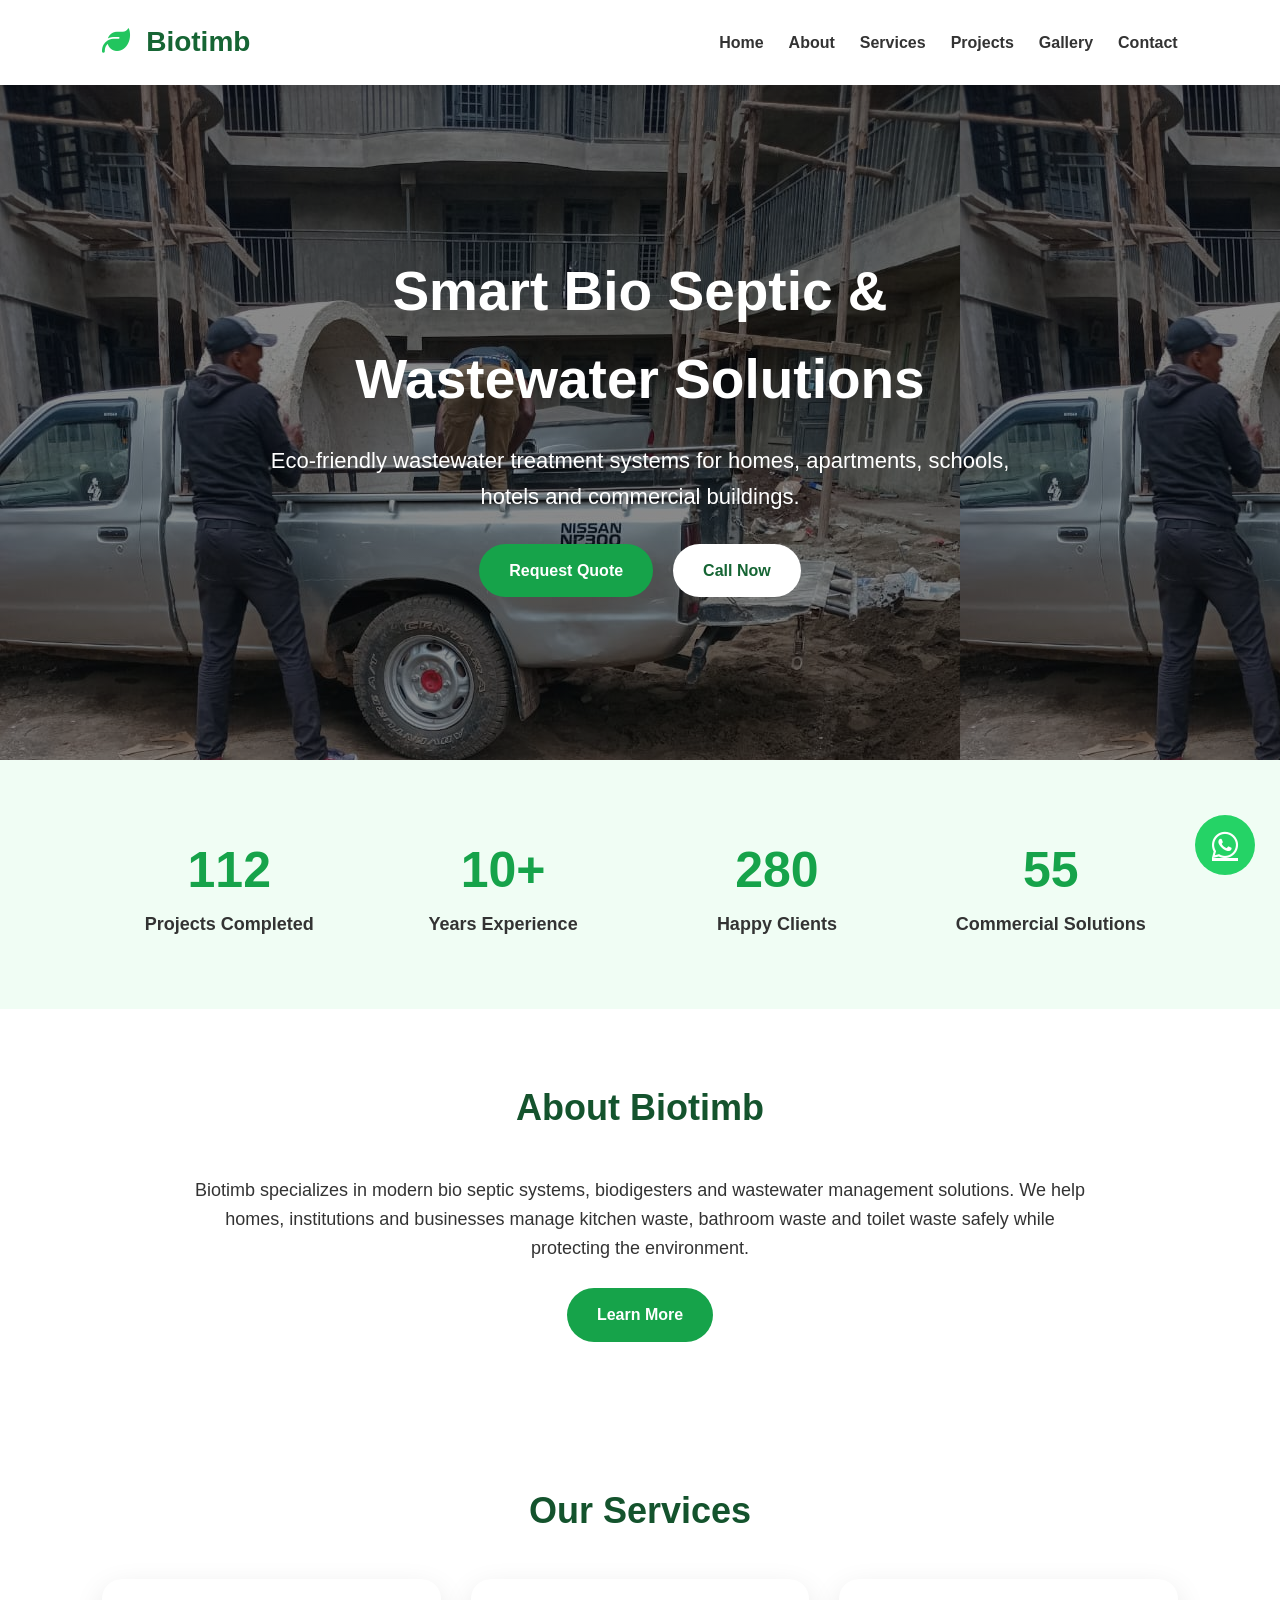
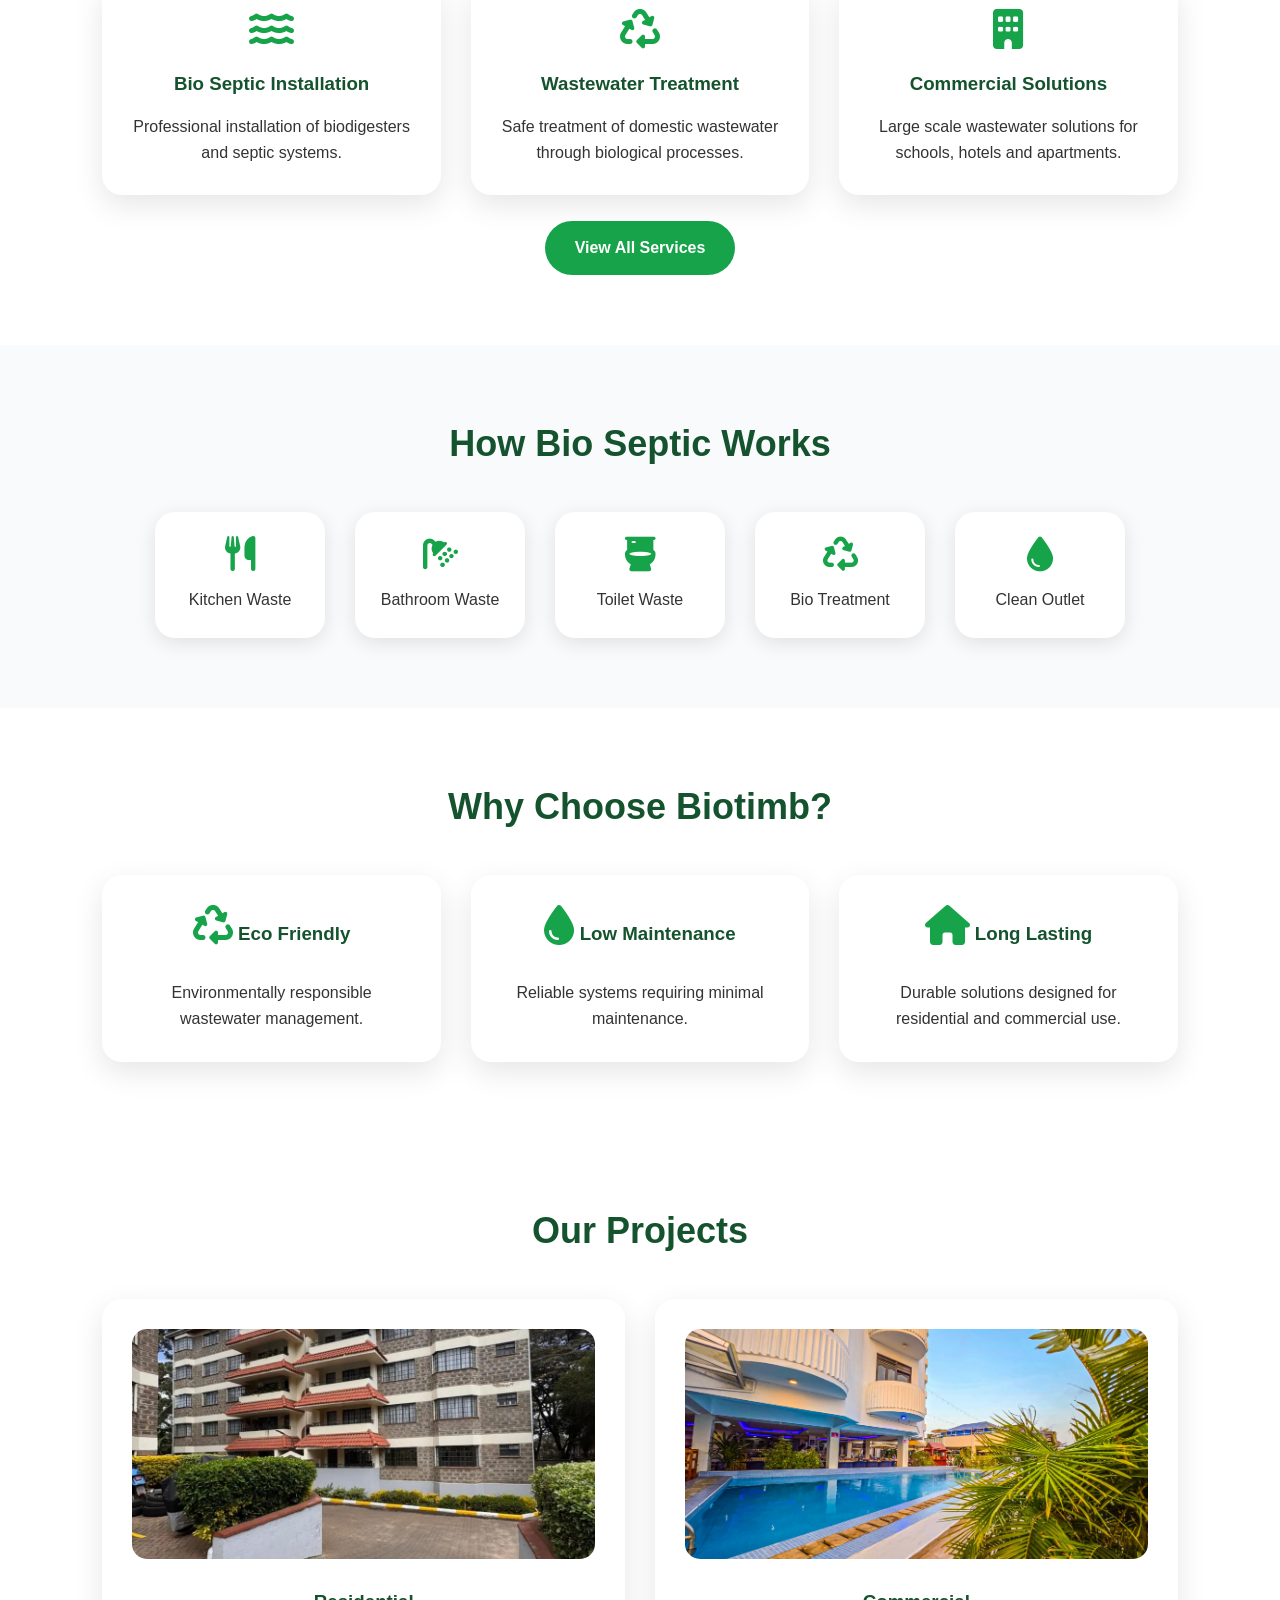
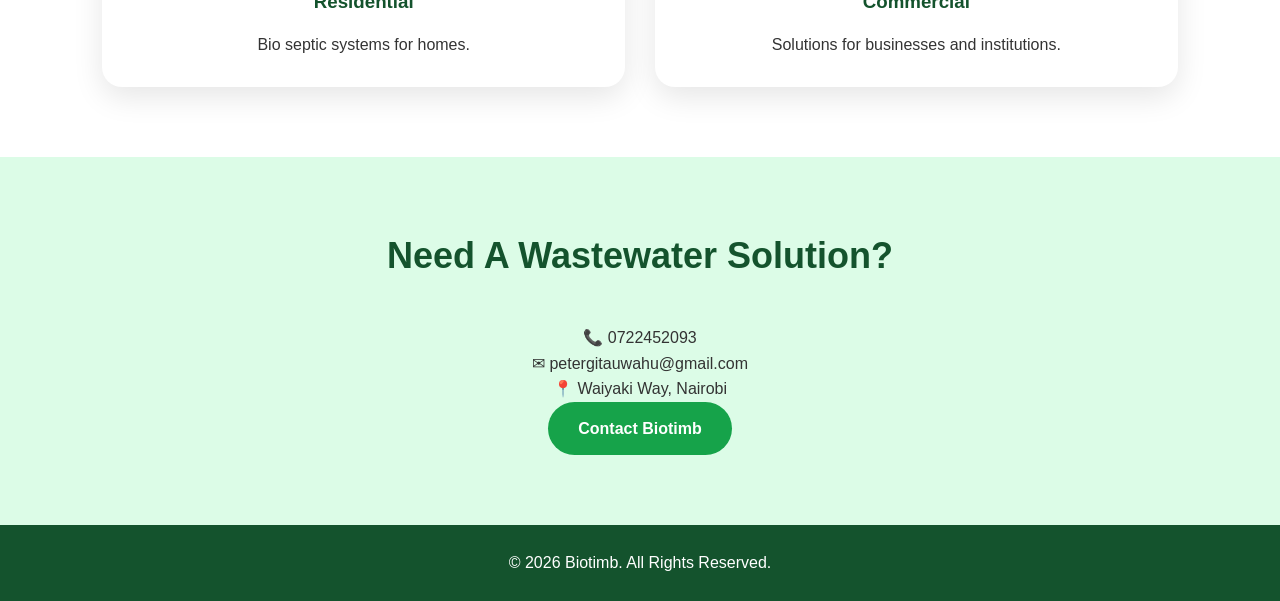
<file: index.html>
<!DOCTYPE html>
<html lang="en">

<head>

<meta charset="UTF-8">

<meta name="viewport" content="width=device-width, initial-scale=1.0">


<title>
Biotimb | Bio Septic & Wastewater Solutions Kenya
</title>


<meta name="description" content="
Biotimb provides professional bio septic,
biodigester installation, wastewater treatment,
drainage and sanitation solutions in Kenya.
">


<meta name="keywords" content="
bio septic Kenya,
biodigester Nairobi,
wastewater treatment,
septic solutions,
Biotimb
">


<link rel="stylesheet" href="css/style.css">


<link rel="stylesheet"
href="https://cdnjs.cloudflare.com/ajax/libs/font-awesome/6.5.2/css/all.min.css">


</head>



<body>



<!-- HEADER -->

<header>


<div class="logo">

<i class="fa-solid fa-leaf"></i>

Biotimb

</div>




<nav id="nav">


<a href="index.html">
Home
</a>


<a href="about.html">
About
</a>


<a href="services.html">
Services
</a>


<a href="projects.html">
Projects
</a>


<a href="gallery.html">
Gallery
</a>

<a href="contact.html">
Contact
</a>


</nav>




<div class="menu" id="menu">

<i class="fa-solid fa-bars"></i>

</div>


</header>









<!-- HERO SECTION -->


<section class="hero">


<div class="hero-content">


<h1>

Smart Bio Septic &
Wastewater Solutions

</h1>




<p>

Eco-friendly wastewater treatment systems
for homes, apartments, schools, hotels
and commercial buildings.

</p>




<div class="hero-buttons">


<a href="contact.html"
class="btn">

Request Quote

</a>



<a href="tel:0722452093"
class="btn secondary">

Call Now

</a>



</div>



</div>


</section>









<!-- STATISTICS -->


<section class="stats">


<div>

<h2 class="counter"
data-target="200">

0

</h2>

<p>
Projects Completed
</p>

</div>





<div>

<h2 class="counter"
data-target="10">

0

</h2>


<p>
Years Experience
</p>


</div>






<div>

<h2 class="counter"
data-target="500">

0

</h2>


<p>
Happy Clients
</p>


</div>






<div>

<h2 class="counter"
data-target="100">

0

</h2>


<p>
Commercial Solutions
</p>


</div>


</section>









<!-- ABOUT PREVIEW -->


<section>


<h2>
About Biotimb
</h2>



<p class="center">


Biotimb specializes in modern bio septic
systems, biodigesters and wastewater
management solutions.

We help homes, institutions and businesses
manage kitchen waste, bathroom waste and
toilet waste safely while protecting the environment.


</p>


<br>


<div style="text-align:center">

<a href="about.html"
class="btn">

Learn More

</a>

</div>


</section>









<!-- SERVICES PREVIEW -->


<section>


<h2>
Our Services
</h2>




<div class="cards">



<div class="card">


<i class="fa-solid fa-water"></i>


<h3>
Bio Septic Installation
</h3>


<p>

Professional installation of biodigesters
and septic systems.

</p>


</div>







<div class="card">


<i class="fa-solid fa-recycle"></i>


<h3>
Wastewater Treatment
</h3>


<p>

Safe treatment of domestic wastewater
through biological processes.

</p>


</div>








<div class="card">


<i class="fa-solid fa-building"></i>


<h3>
Commercial Solutions
</h3>


<p>

Large scale wastewater solutions for
schools, hotels and apartments.

</p>


</div>



</div>



<br>


<div style="text-align:center">

<a href="services.html"
class="btn">

View All Services

</a>


</div>


</section>









<!-- HOW IT WORKS -->


<section class="process">


<h2>
How Bio Septic Works
</h2>



<div class="process-flow">



<div>

<i class="fa-solid fa-utensils"></i>

<p>
Kitchen Waste
</p>

</div>





<div>

<i class="fa-solid fa-shower"></i>

<p>
Bathroom Waste
</p>

</div>






<div>

<i class="fa-solid fa-toilet"></i>

<p>
Toilet Waste
</p>

</div>






<div>

<i class="fa-solid fa-recycle"></i>

<p>
Bio Treatment
</p>

</div>






<div>

<i class="fa-solid fa-droplet"></i>

<p>
Clean Outlet
</p>

</div>




</div>


</section>









<!-- WHY CHOOSE US -->


<section>


<h2>
Why Choose Biotimb?
</h2>



<div class="cards">



<div class="card">


<h3>
<i class="fa-solid fa-recycle"></i> Eco Friendly
</h3>


<p>

Environmentally responsible wastewater
management.

</p>


</div>







<div class="card">


<h3>
<i class="fa-solid fa-droplet"></i> Low Maintenance
</h3>


<p>

Reliable systems requiring minimal
maintenance.

</p>


</div>







<div class="card">


<h3>
<i class="fa-solid fa-house"></i> Long Lasting
</h3>


<p>

Durable solutions designed for residential
and commercial use.

</p>


</div>




</div>



</section>









<!-- PROJECT PREVIEW -->


<section>


<h2>
Our Projects
</h2>




<div class="cards">



<div class="card">


<img src="images/LaikipiaGardens_20251127T082710576Z_upj9lb.webp">


<h3>
Residential
</h3>


<p>
Bio septic systems for homes.
</p>


</div>







<div class="card">


<img src="images/one.webp"
alt="Commercial project">


<h3>
Commercial
</h3>


<p>
Solutions for businesses and institutions.
</p>


</div>





</div>



</section>









<!-- CONTACT -->


<section class="contact-preview">


<h2>
Need A Wastewater Solution?
</h2>



<p>
📞 0722452093
</p>


<p>
✉ petergitauwahu@gmail.com
</p>


<p>
📍 Waiyaki Way, Nairobi
</p>




<a href="contact.html"
class="btn">

Contact Biotimb

</a>


</section>








<!-- WHATSAPP BUTTON -->


<a class="whatsapp"

href="https://wa.me/254722452093"

target="_blank">


<i class="fa-brands fa-whatsapp"></i>


</a>







<!-- FOOTER -->


<footer>


<p>

© 2026 Biotimb.
All Rights Reserved.

</p>


</footer>







<script src="js/script.js"></script>


</body>


</html>
</file>
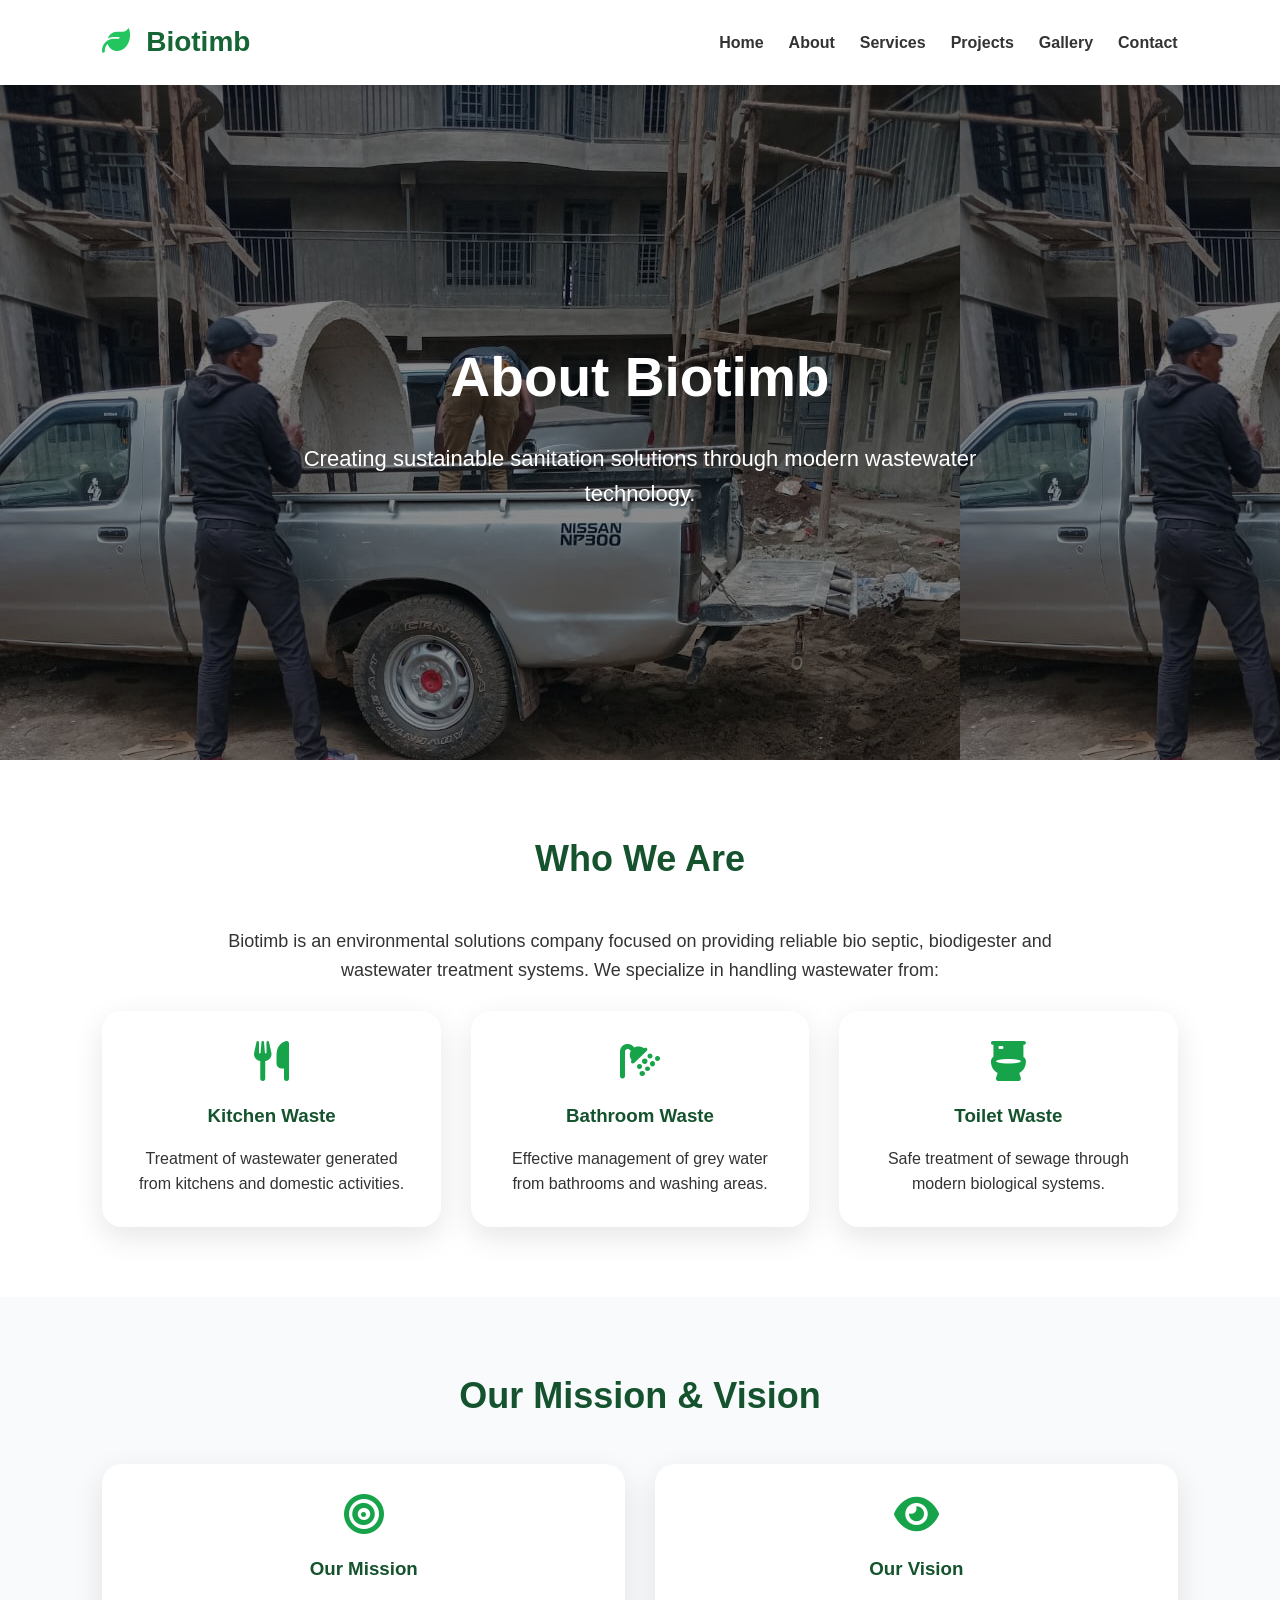
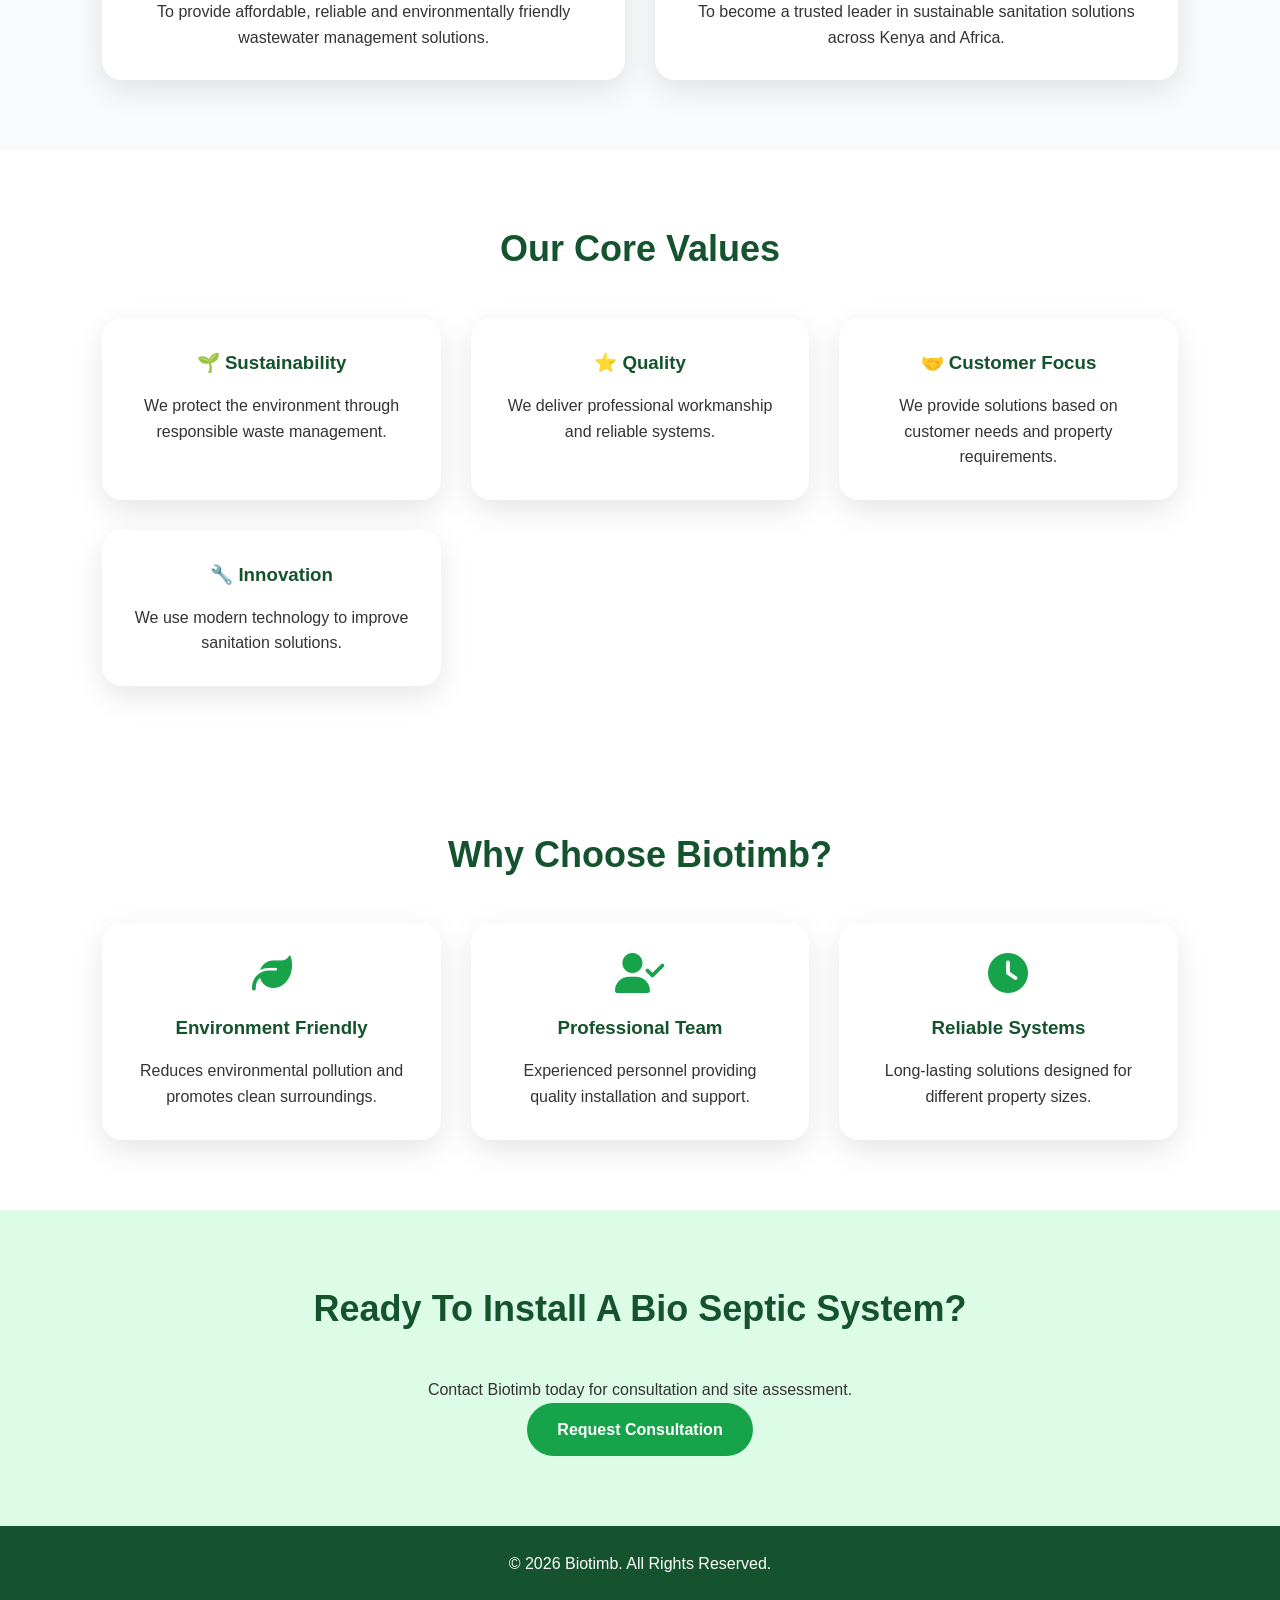
<file: about.html>
<!DOCTYPE html>
<html lang="en">

<head>

<meta charset="UTF-8">

<meta name="viewport" content="width=device-width, initial-scale=1.0">


<title>
About Biotimb | Bio Septic Solutions Kenya
</title>


<meta name="description" content="
Learn about Biotimb, a company providing bio septic,
biodigester and wastewater treatment solutions in Kenya.
">


<link rel="stylesheet" href="css/style.css">


<link rel="stylesheet"
href="https://cdnjs.cloudflare.com/ajax/libs/font-awesome/6.5.2/css/all.min.css">


</head>



<body>



<!-- HEADER -->

<header>


<div class="logo">

<i class="fa-solid fa-leaf"></i>

Biotimb

</div>




<nav id="nav">


<a href="index.html">
Home
</a>


<a href="about.html">
About
</a>


<a href="services.html">
Services
</a>


<a href="projects.html">
Projects
</a>


<a href="gallery.html">
Gallery
</a>



<a href="contact.html">
Contact
</a>


</nav>



<div class="menu" id="menu">

<i class="fa-solid fa-bars"></i>

</div>



</header>









<!-- HERO -->


<section class="hero">


<div class="hero-content">


<h1>

About Biotimb

</h1>



<p>

Creating sustainable sanitation solutions
through modern wastewater technology.

</p>


</div>


</section>









<!-- COMPANY INTRODUCTION -->


<section>


<h2>
Who We Are
</h2>




<p class="center">


Biotimb is an environmental solutions company
focused on providing reliable bio septic,
biodigester and wastewater treatment systems.


We specialize in handling wastewater from:

</p>



<br>



<div class="cards">



<div class="card">


<i class="fa-solid fa-utensils"></i>


<h3>
Kitchen Waste
</h3>


<p>

Treatment of wastewater generated from
kitchens and domestic activities.

</p>


</div>






<div class="card">


<i class="fa-solid fa-shower"></i>


<h3>
Bathroom Waste
</h3>


<p>

Effective management of grey water from
bathrooms and washing areas.

</p>


</div>







<div class="card">


<i class="fa-solid fa-toilet"></i>


<h3>
Toilet Waste
</h3>


<p>

Safe treatment of sewage through modern
biological systems.

</p>


</div>



</div>



</section>









<!-- MISSION VISION -->


<section class="process">


<h2>
Our Mission & Vision
</h2>



<div class="cards">





<div class="card">


<i class="fa-solid fa-bullseye"></i>


<h3>
Our Mission
</h3>


<p>

To provide affordable, reliable and
environmentally friendly wastewater
management solutions.

</p>


</div>








<div class="card">


<i class="fa-solid fa-eye"></i>


<h3>
Our Vision
</h3>


<p>

To become a trusted leader in sustainable
sanitation solutions across Kenya and Africa.

</p>


</div>





</div>


</section>









<!-- VALUES -->


<section>


<h2>
Our Core Values
</h2>



<div class="cards">





<div class="card">


<h3>
🌱 Sustainability
</h3>


<p>

We protect the environment through
responsible waste management.

</p>


</div>







<div class="card">


<h3>
⭐ Quality
</h3>


<p>

We deliver professional workmanship
and reliable systems.

</p>


</div>







<div class="card">


<h3>
🤝 Customer Focus
</h3>


<p>

We provide solutions based on customer
needs and property requirements.

</p>


</div>







<div class="card">


<h3>
🔧 Innovation
</h3>


<p>

We use modern technology to improve
sanitation solutions.

</p>


</div>





</div>


</section>









<!-- WHY US -->


<section>


<h2>
Why Choose Biotimb?
</h2>




<div class="cards">





<div class="card">


<i class="fa-solid fa-leaf"></i>


<h3>
Environment Friendly
</h3>


<p>

Reduces environmental pollution and
promotes clean surroundings.

</p>


</div>







<div class="card">


<i class="fa-solid fa-user-check"></i>


<h3>
Professional Team
</h3>


<p>

Experienced personnel providing quality
installation and support.

</p>


</div>







<div class="card">


<i class="fa-solid fa-clock"></i>


<h3>
Reliable Systems
</h3>


<p>

Long-lasting solutions designed for
different property sizes.

</p>


</div>






</div>


</section>









<!-- CALL TO ACTION -->


<section class="contact-preview">


<h2>

Ready To Install A Bio Septic System?

</h2>



<p>

Contact Biotimb today for consultation
and site assessment.

</p>



<a href="contact.html"
class="btn">

Request Consultation

</a>


</section>









<footer>


<p>

© 2026 Biotimb.
All Rights Reserved.

</p>


</footer>







<script src="js/script.js"></script>


</body>


</html>
</file>
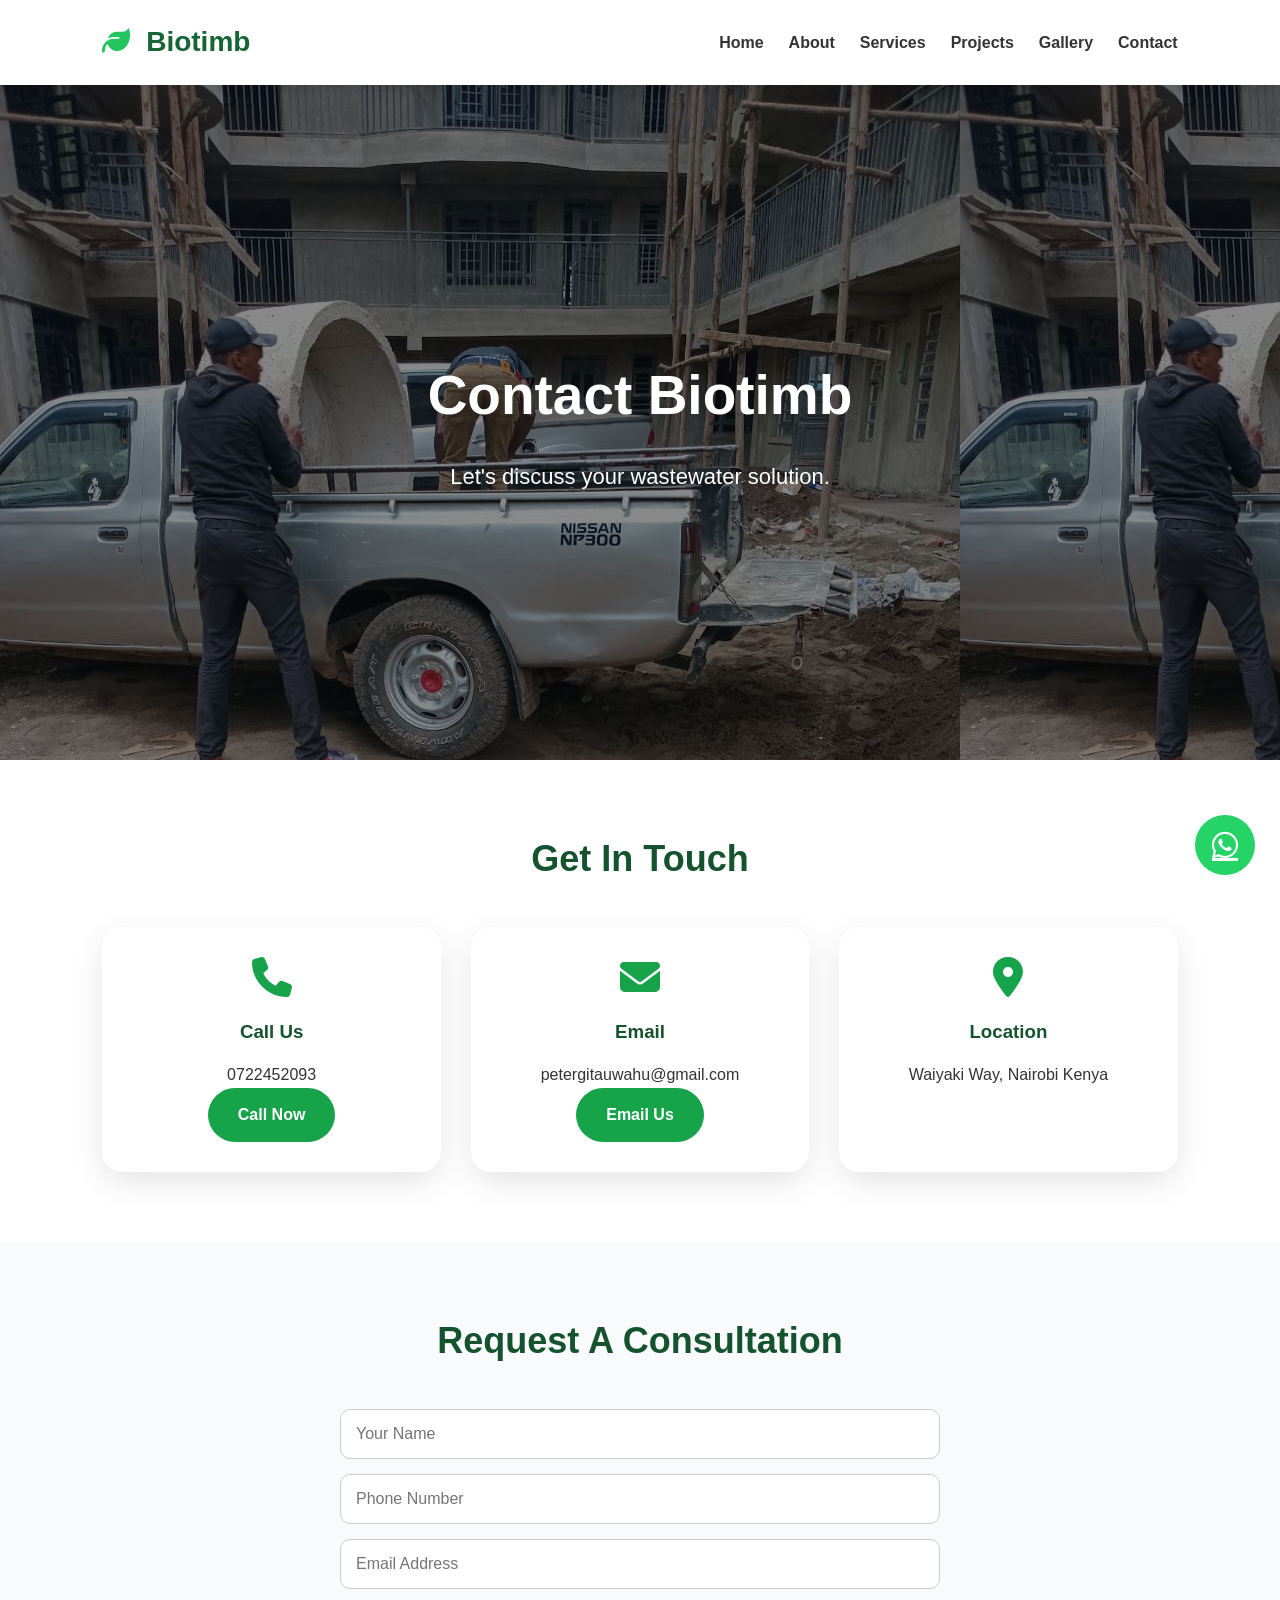
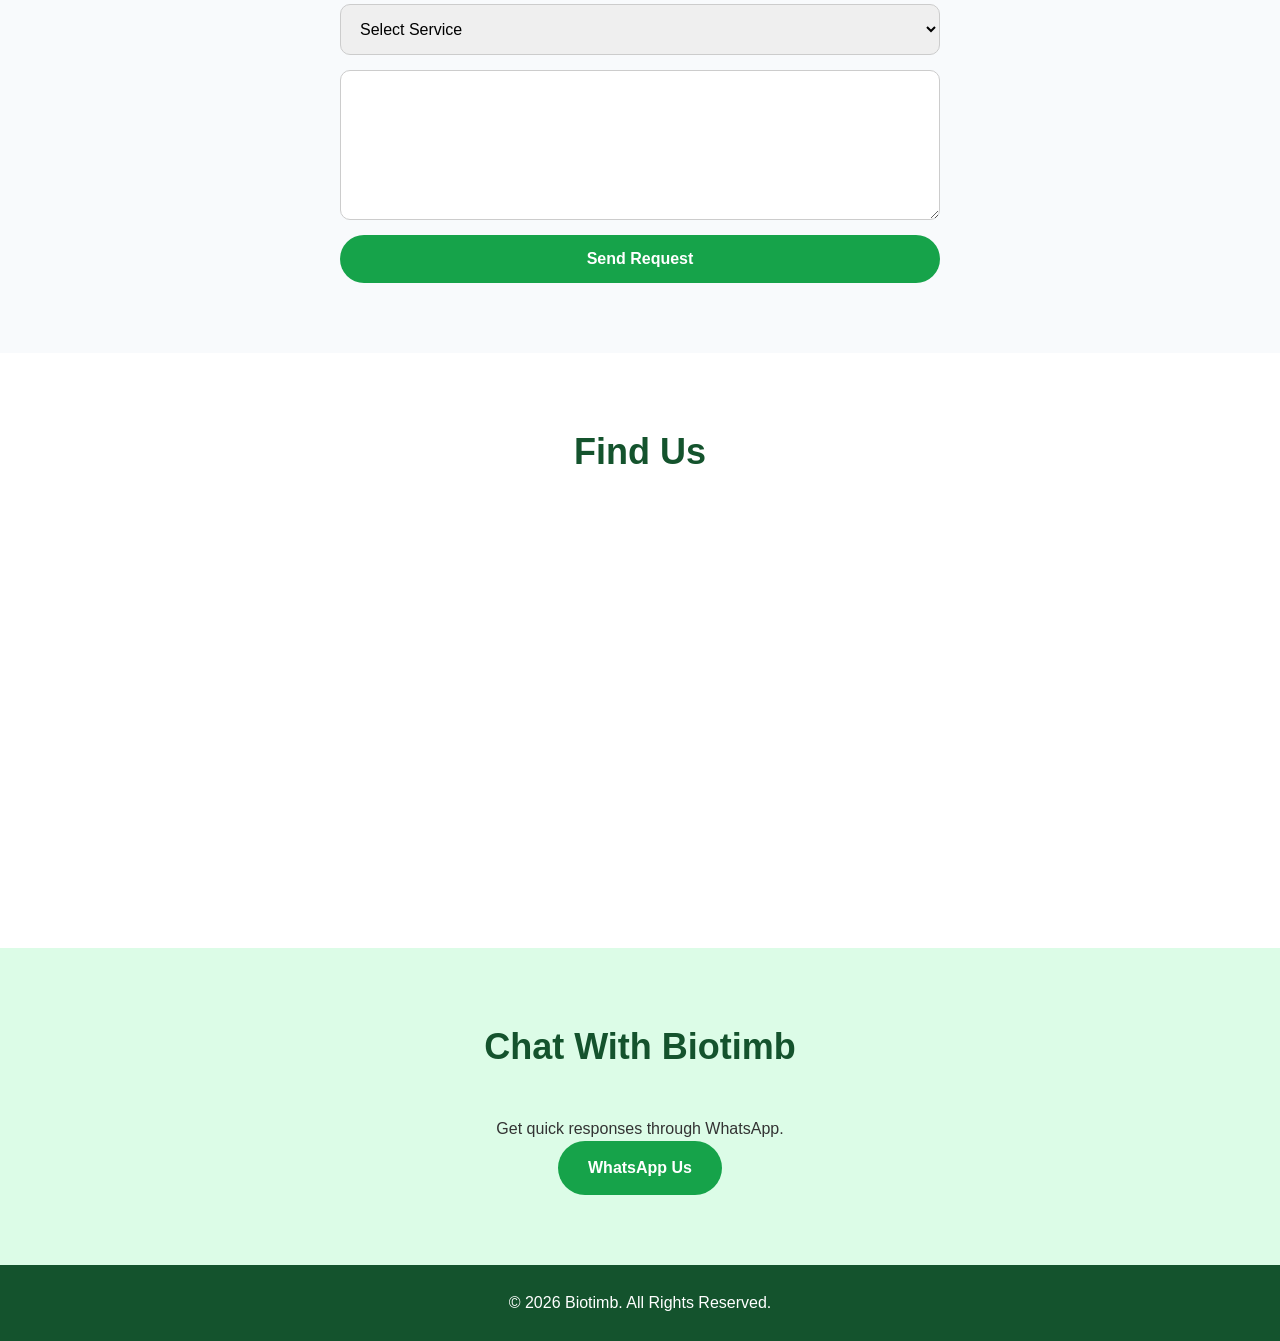
<file: contact.html>
<!DOCTYPE html>
<html lang="en">

<head>


<meta charset="UTF-8">


<meta name="viewport" content="width=device-width, initial-scale=1.0">



<title>

Contact Biotimb | Bio Septic Solutions Kenya

</title>





<meta name="description" content="

Contact Biotimb for bio septic installation,
biodigester systems and wastewater solutions
in Kenya.

">





<link rel="stylesheet" href="css/style.css">



<link rel="stylesheet"
href="https://cdnjs.cloudflare.com/ajax/libs/font-awesome/6.5.2/css/all.min.css">



</head>





<body>





<!-- HEADER -->


<header>



<div class="logo">


<i class="fa-solid fa-leaf"></i>


Biotimb


</div>






<nav id="nav">


<a href="index.html">
Home
</a>



<a href="about.html">
About
</a>



<a href="services.html">
Services
</a>



<a href="projects.html">
Projects
</a>



<a href="gallery.html">
Gallery
</a>





<a href="contact.html">
Contact
</a>



</nav>






<div class="menu" id="menu">


<i class="fa-solid fa-bars"></i>


</div>



</header>









<!-- HERO -->


<section class="hero">


<div class="hero-content">


<h1>

Contact Biotimb

</h1>



<p>

Let's discuss your wastewater solution.

</p>


</div>


</section>









<!-- CONTACT INFORMATION -->


<section>


<h2>

Get In Touch

</h2>





<div class="cards">






<div class="card">


<i class="fa-solid fa-phone"></i>


<h3>

Call Us

</h3>


<p>

0722452093

</p>



<a href="tel:0722452093"
class="btn">

Call Now

</a>


</div>









<div class="card">


<i class="fa-solid fa-envelope"></i>


<h3>

Email

</h3>


<p>

petergitauwahu@gmail.com 

</p>



<a href="mailto:petergitauwahu@gmail.com "
class="btn">

Email Us

</a>


</div>









<div class="card">


<i class="fa-solid fa-location-dot"></i>


<h3>

Location

</h3>


<p>

Waiyaki Way,
Nairobi Kenya

</p>


</div>





</div>


</section>









<!-- FORM -->


<section class="process">


<h2>

Request A Consultation

</h2>





<form id="contactForm">



<input

type="text"

placeholder="Your Name"

required>



<input

type="tel"

placeholder="Phone Number"

required>





<input

type="email"

placeholder="Email Address"

required>





<select>


<option>

Select Service

</option>


<option>

Bio Septic Installation

</option>


<option>

Biodigester System

</option>


<option>

Wastewater Treatment

</option>


<option>

Maintenance

</option>


</select>






<textarea

placeholder="Tell us about your project">

</textarea>





<button type="submit">

Send Request

</button>



</form>




</section>









<!-- MAP -->


<section>


<h2>

Find Us

</h2>





<iframe


src="https://maps.google.com/maps?q=Waiyaki%20Way%20Nairobi&t=&z=13&ie=UTF8&iwloc=&output=embed"


width="100%"


height="350"


style="border:0;border-radius:20px;"


loading="lazy"


allowfullscreen>


</iframe>




</section>









<!-- WHATSAPP CTA -->


<section class="contact-preview">


<h2>

Chat With Biotimb

</h2>



<p>

Get quick responses through WhatsApp.

</p>




<a href="https://wa.me/254722452093"

target="_blank"

class="btn">


WhatsApp Us


</a>




</section>









<!-- FOOTER -->


<footer>


<p>

© 2026 Biotimb.
All Rights Reserved.

</p>


</footer>









<!-- FLOATING WHATSAPP -->


<a href="https://wa.me/254722452093"

target="_blank"

class="whatsapp">


<i class="fa-brands fa-whatsapp"></i>


</a>









<script src="js/script.js"></script>



</body>


</html>
</file>
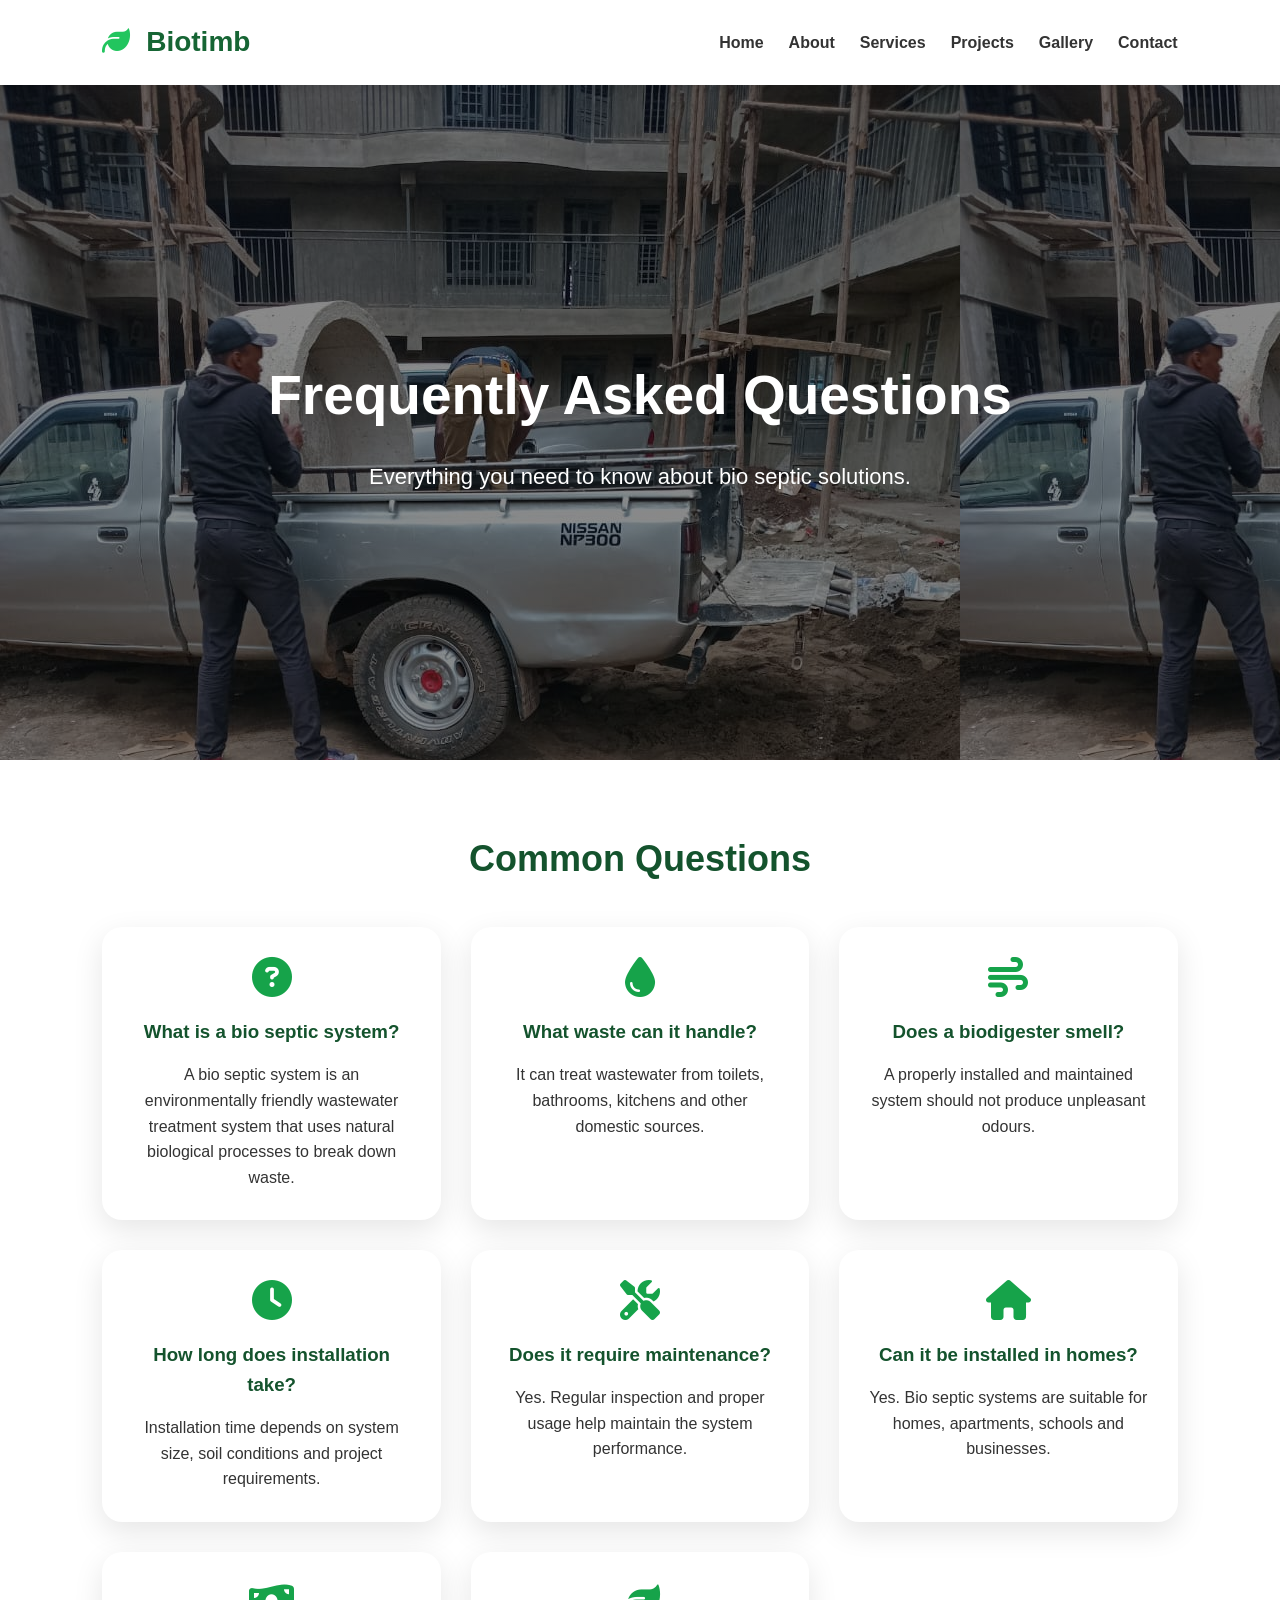
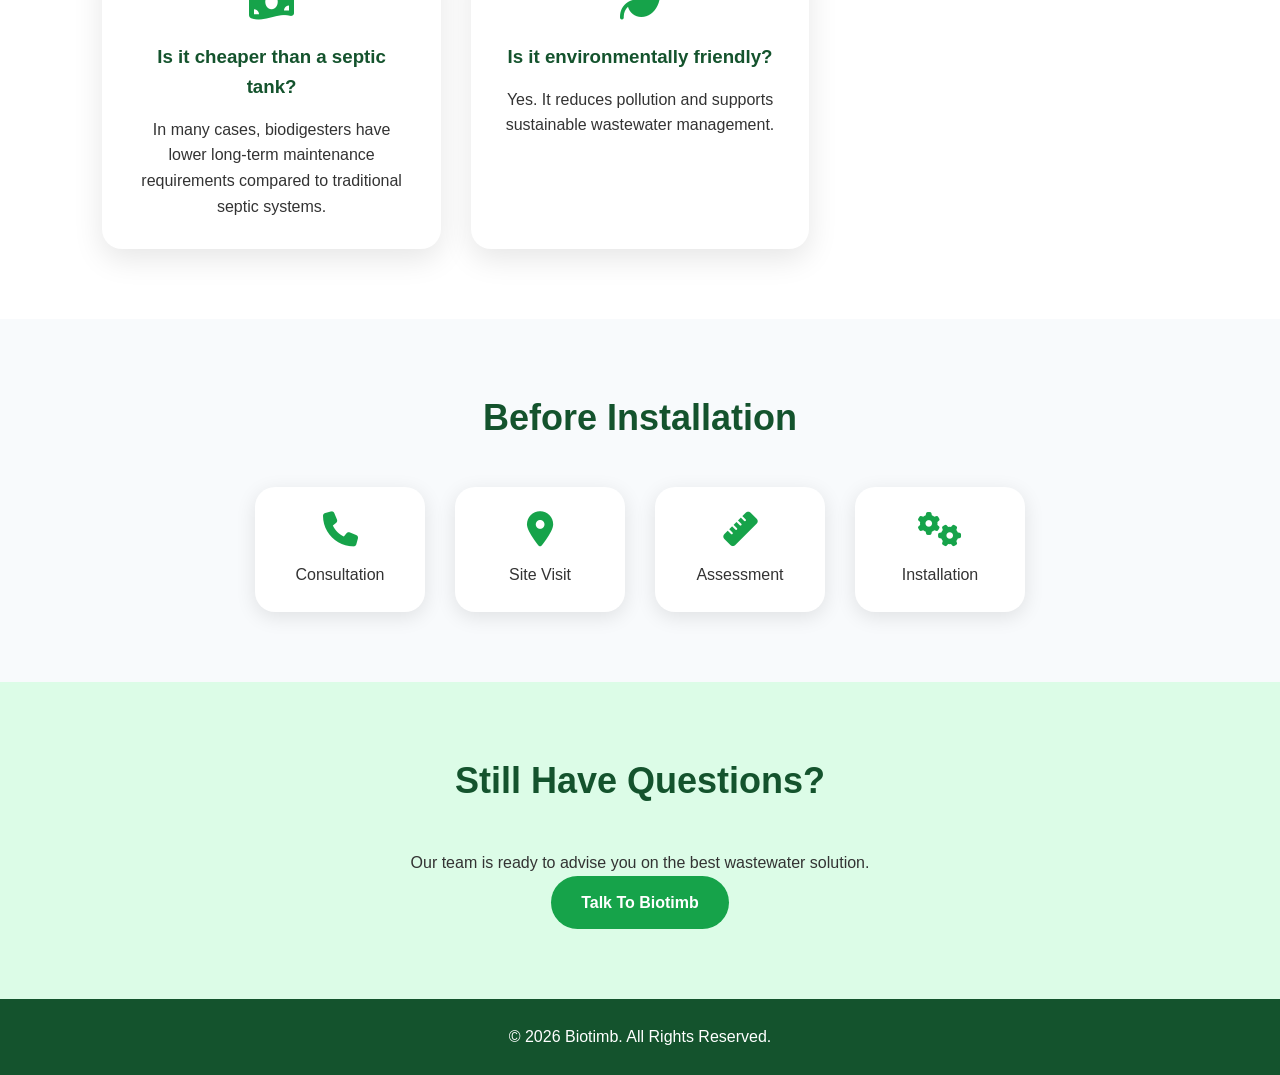
<file: fag.html>
<!DOCTYPE html>
<html lang="en">

<head>


<meta charset="UTF-8">


<meta name="viewport" content="width=device-width, initial-scale=1.0">



<title>

Biotimb FAQ | Bio Septic Questions & Answers

</title>




<meta name="description" content="

Frequently asked questions about Biotimb
bio septic systems, biodigesters and wastewater
solutions.

">



<link rel="stylesheet" href="css/style.css">



<link rel="stylesheet"
href="https://cdnjs.cloudflare.com/ajax/libs/font-awesome/6.5.2/css/all.min.css">



</head>






<body>





<!-- HEADER -->


<header>



<div class="logo">


<i class="fa-solid fa-leaf"></i>


Biotimb


</div>





<nav id="nav">


<a href="index.html">

Home

</a>



<a href="about.html">

About

</a>



<a href="services.html">

Services

</a>



<a href="projects.html">

Projects

</a>



<a href="gallery.html">

Gallery

</a>






<a href="contact.html">

Contact

</a>


</nav>





<div class="menu" id="menu">


<i class="fa-solid fa-bars"></i>


</div>



</header>









<!-- HERO -->


<section class="hero">


<div class="hero-content">


<h1>

Frequently Asked Questions

</h1>


<p>

Everything you need to know about
bio septic solutions.

</p>



</div>


</section>









<!-- FAQ -->


<section>


<h2>

Common Questions

</h2>





<div class="cards">







<div class="card">


<i class="fa-solid fa-circle-question"></i>


<h3>

What is a bio septic system?

</h3>



<p>


A bio septic system is an environmentally
friendly wastewater treatment system that
uses natural biological processes to break
down waste.


</p>



</div>









<div class="card">


<i class="fa-solid fa-droplet"></i>


<h3>

What waste can it handle?

</h3>



<p>


It can treat wastewater from toilets,
bathrooms, kitchens and other domestic
sources.


</p>



</div>









<div class="card">


<i class="fa-solid fa-wind"></i>


<h3>

Does a biodigester smell?

</h3>



<p>


A properly installed and maintained system
should not produce unpleasant odours.


</p>



</div>









<div class="card">


<i class="fa-solid fa-clock"></i>


<h3>

How long does installation take?

</h3>



<p>


Installation time depends on system size,
soil conditions and project requirements.


</p>



</div>









<div class="card">


<i class="fa-solid fa-screwdriver-wrench"></i>


<h3>

Does it require maintenance?

</h3>



<p>


Yes. Regular inspection and proper usage
help maintain the system performance.


</p>



</div>









<div class="card">


<i class="fa-solid fa-house"></i>


<h3>

Can it be installed in homes?

</h3>



<p>


Yes. Bio septic systems are suitable for
homes, apartments, schools and businesses.


</p>



</div>









<div class="card">


<i class="fa-solid fa-money-bill-wave"></i>


<h3>

Is it cheaper than a septic tank?

</h3>



<p>


In many cases, biodigesters have lower
long-term maintenance requirements compared
to traditional septic systems.


</p>



</div>









<div class="card">


<i class="fa-solid fa-leaf"></i>


<h3>

Is it environmentally friendly?

</h3>



<p>


Yes. It reduces pollution and supports
sustainable wastewater management.


</p>



</div>







</div>



</section>









<!-- PROCESS -->


<section class="process">


<h2>

Before Installation

</h2>





<div class="process-flow">





<div>


<i class="fa-solid fa-phone"></i>


<p>

Consultation

</p>


</div>






<div>


<i class="fa-solid fa-location-dot"></i>


<p>

Site Visit

</p>


</div>







<div>


<i class="fa-solid fa-ruler"></i>


<p>

Assessment

</p>


</div>







<div>


<i class="fa-solid fa-gears"></i>


<p>

Installation

</p>


</div>





</div>


</section>









<!-- CTA -->


<section class="contact-preview">


<h2>

Still Have Questions?

</h2>




<p>

Our team is ready to advise you on
the best wastewater solution.

</p>





<a href="contact.html"
class="btn">


Talk To Biotimb


</a>



</section>









<footer>


<p>

© 2026 Biotimb.
All Rights Reserved.

</p>


</footer>








<script src="js/script.js"></script>


</body>


</html>
</file>
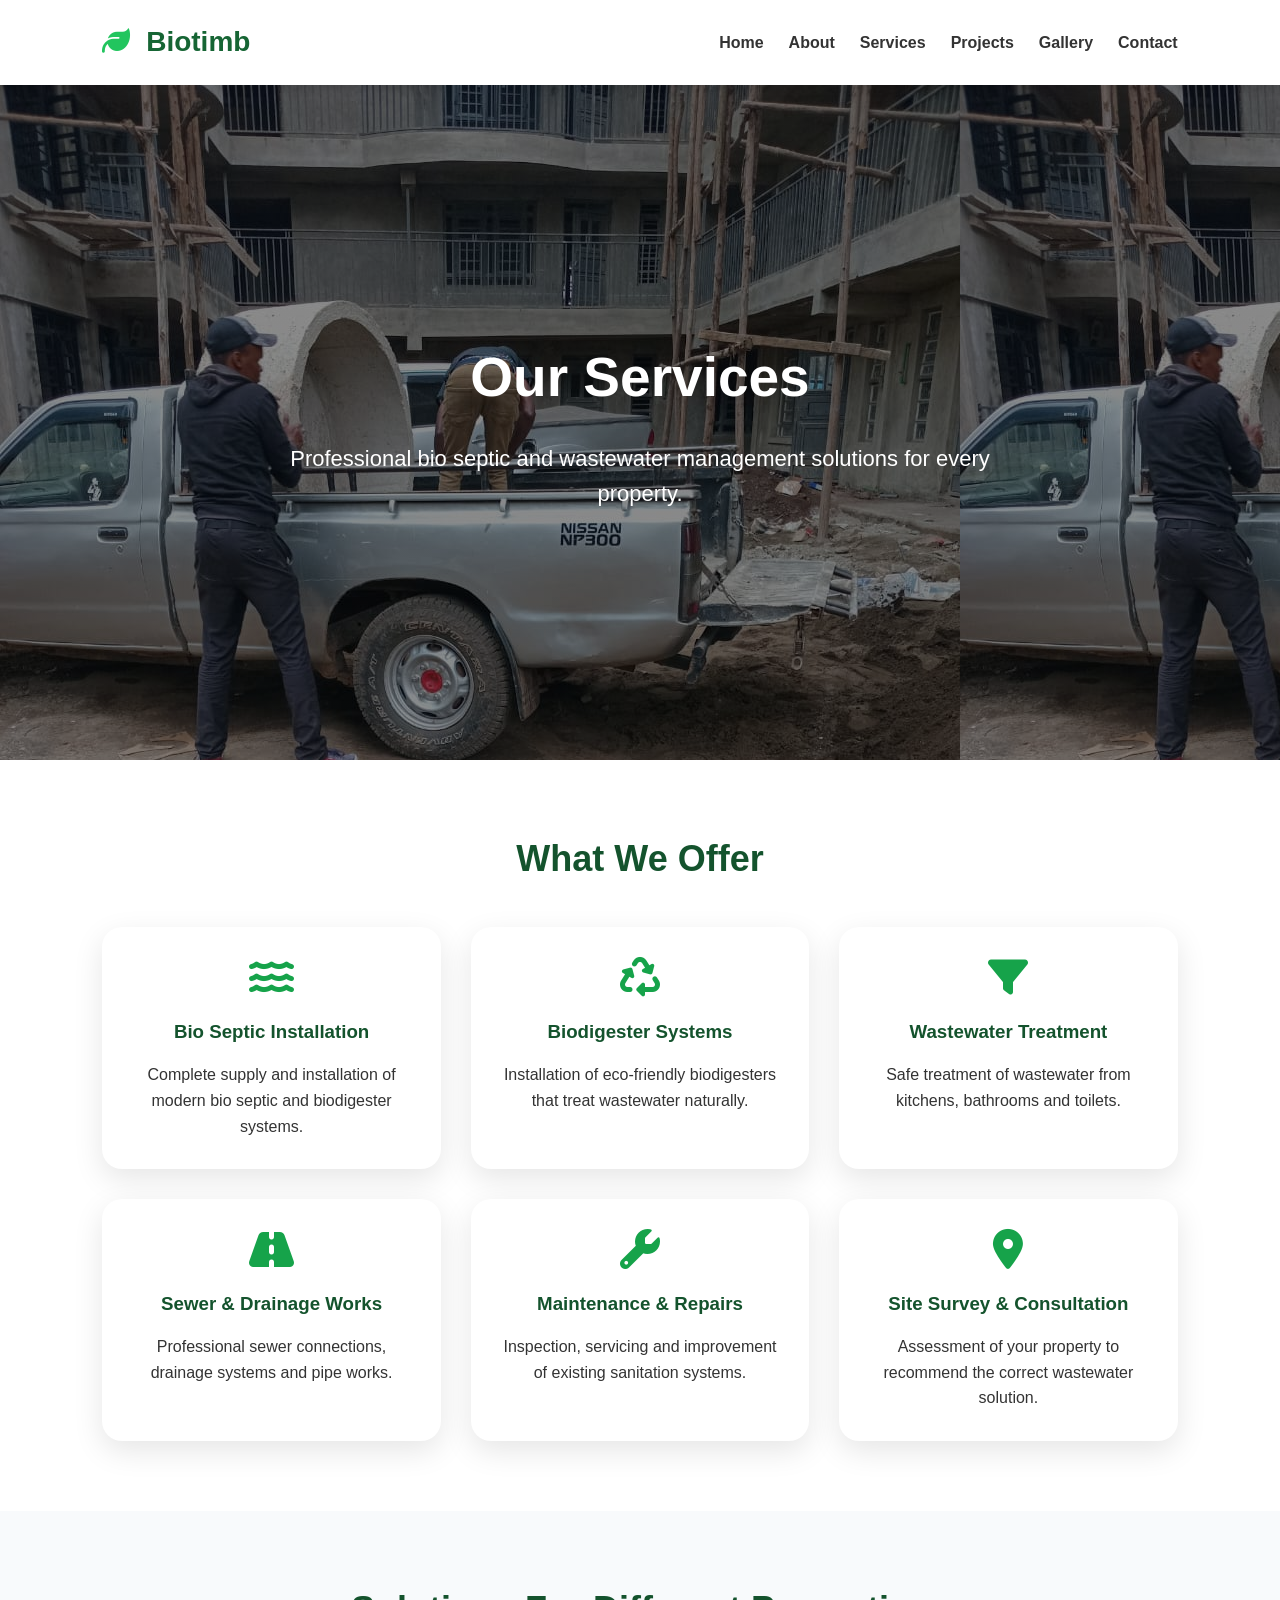
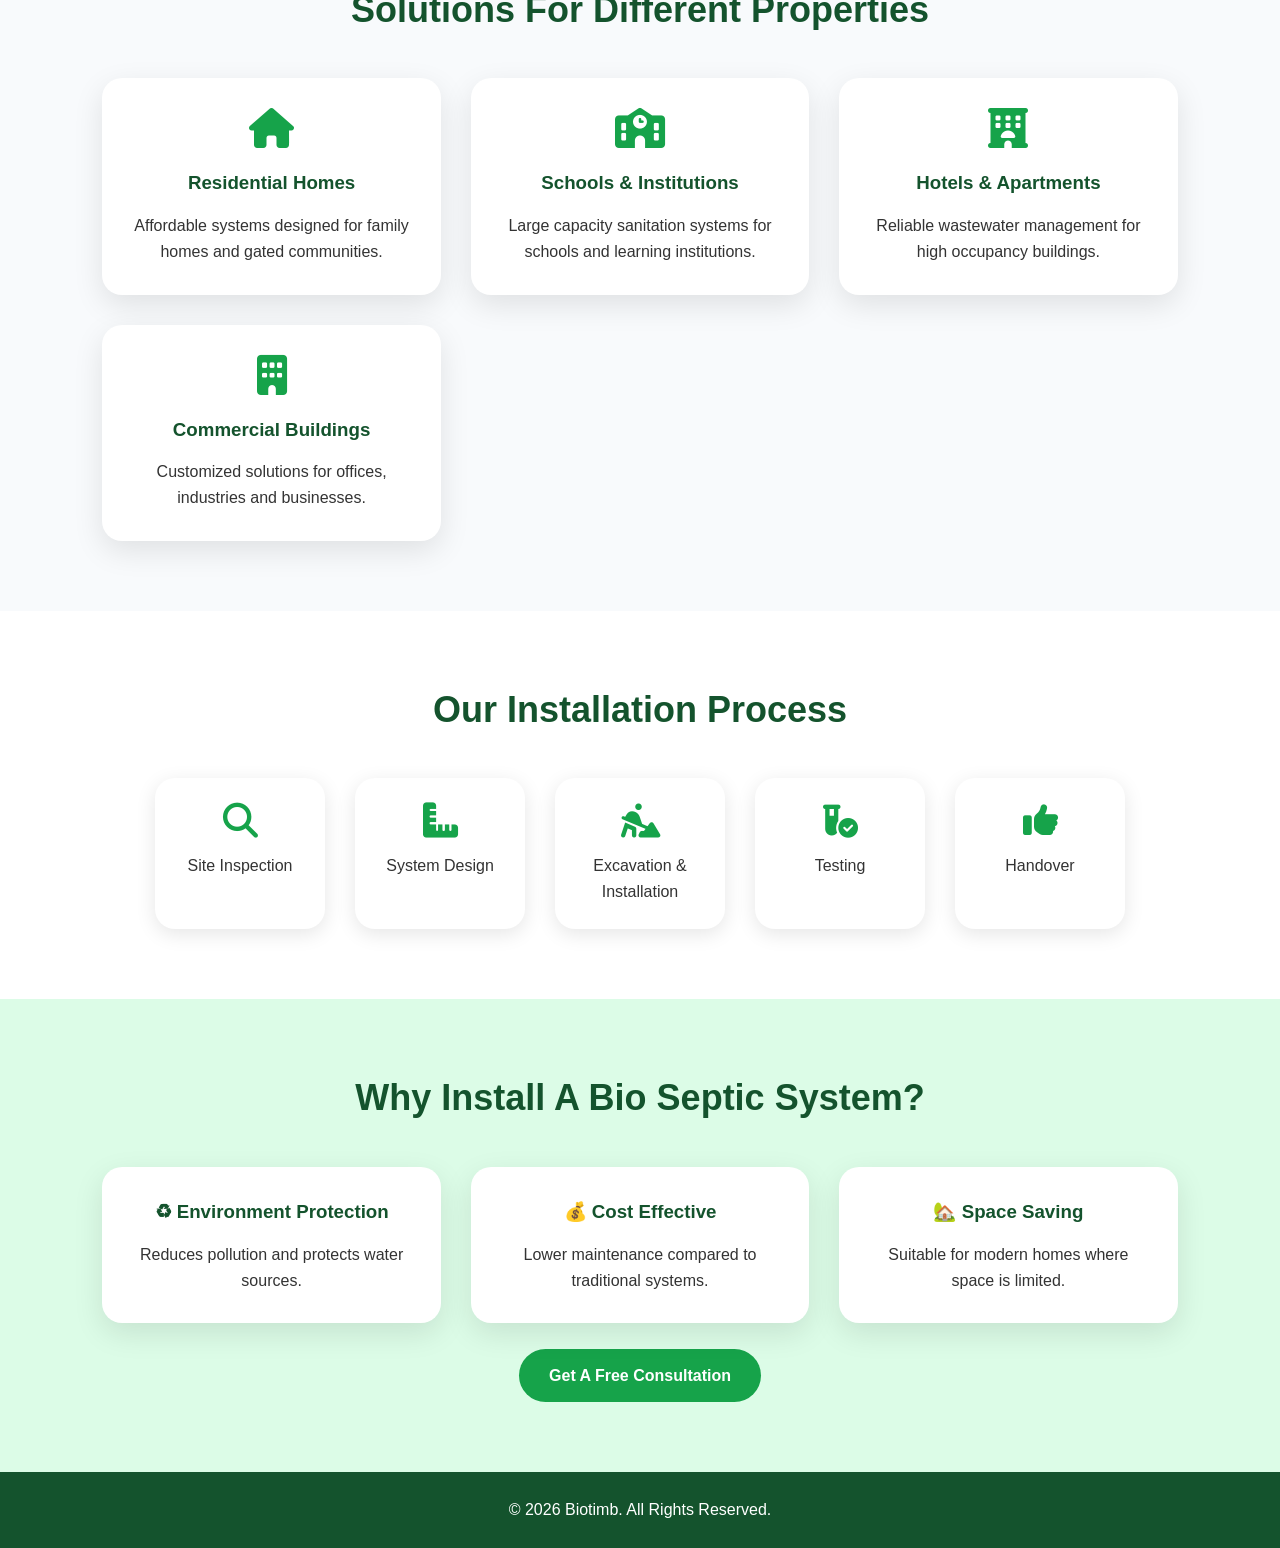
<file: services.html>
<!DOCTYPE html>
<html lang="en">

<head>


<meta charset="UTF-8">


<meta name="viewport" content="width=device-width, initial-scale=1.0">


<title>
Biotimb Services | Bio Septic & Wastewater Solutions
</title>



<meta name="description" content="
Biotimb provides bio septic installation,
biodigester systems, wastewater treatment,
drainage and sanitation solutions in Kenya.
">


<link rel="stylesheet" href="css/style.css">



<link rel="stylesheet"
href="https://cdnjs.cloudflare.com/ajax/libs/font-awesome/6.5.2/css/all.min.css">


</head>



<body>



<!-- HEADER -->

<header>


<div class="logo">

<i class="fa-solid fa-leaf"></i>

Biotimb

</div>




<nav id="nav">


<a href="index.html">
Home
</a>


<a href="about.html">
About
</a>


<a href="services.html">
Services
</a>


<a href="projects.html">
Projects
</a>


<a href="gallery.html">
Gallery
</a>





<a href="contact.html">
Contact
</a>


</nav>




<div class="menu" id="menu">

<i class="fa-solid fa-bars"></i>

</div>



</header>









<!-- HERO -->

<section class="hero">


<div class="hero-content">


<h1>

Our Services

</h1>



<p>

Professional bio septic and wastewater
management solutions for every property.

</p>



</div>


</section>









<!-- SERVICES -->

<section>


<h2>
What We Offer
</h2>




<div class="cards">





<div class="card">


<i class="fa-solid fa-water"></i>


<h3>
Bio Septic Installation
</h3>



<p>

Complete supply and installation of
modern bio septic and biodigester systems.

</p>


</div>









<div class="card">


<i class="fa-solid fa-recycle"></i>


<h3>
Biodigester Systems
</h3>



<p>

Installation of eco-friendly biodigesters
that treat wastewater naturally.

</p>


</div>









<div class="card">


<i class="fa-solid fa-filter"></i>


<h3>
Wastewater Treatment
</h3>



<p>

Safe treatment of wastewater from
kitchens, bathrooms and toilets.

</p>


</div>









<div class="card">


<i class="fa-solid fa-road"></i>


<h3>
Sewer & Drainage Works
</h3>



<p>

Professional sewer connections,
drainage systems and pipe works.

</p>


</div>









<div class="card">


<i class="fa-solid fa-wrench"></i>


<h3>
Maintenance & Repairs
</h3>



<p>

Inspection, servicing and improvement
of existing sanitation systems.

</p>


</div>









<div class="card">


<i class="fa-solid fa-location-dot"></i>


<h3>
Site Survey & Consultation
</h3>



<p>

Assessment of your property to recommend
the correct wastewater solution.

</p>


</div>






</div>


</section>









<!-- PROPERTY SOLUTIONS -->

<section class="process">


<h2>
Solutions For Different Properties
</h2>




<div class="cards">





<div class="card">


<i class="fa-solid fa-house"></i>


<h3>
Residential Homes
</h3>


<p>

Affordable systems designed for family homes
and gated communities.

</p>


</div>







<div class="card">


<i class="fa-solid fa-school"></i>


<h3>
Schools & Institutions
</h3>


<p>

Large capacity sanitation systems for
schools and learning institutions.

</p>


</div>







<div class="card">


<i class="fa-solid fa-hotel"></i>


<h3>
Hotels & Apartments
</h3>


<p>

Reliable wastewater management for
high occupancy buildings.

</p>


</div>







<div class="card">


<i class="fa-solid fa-building"></i>


<h3>
Commercial Buildings
</h3>


<p>

Customized solutions for offices,
industries and businesses.

</p>


</div>




</div>


</section>









<!-- INSTALLATION PROCESS -->

<section>


<h2>
Our Installation Process
</h2>



<div class="process-flow">





<div>


<i class="fa-solid fa-magnifying-glass"></i>


<p>
Site Inspection
</p>


</div>







<div>


<i class="fa-solid fa-ruler-combined"></i>


<p>
System Design
</p>


</div>







<div>


<i class="fa-solid fa-person-digging"></i>


<p>
Excavation & Installation
</p>


</div>







<div>


<i class="fa-solid fa-vial-circle-check"></i>


<p>
Testing
</p>


</div>







<div>


<i class="fa-solid fa-thumbs-up"></i>


<p>
Handover
</p>


</div>






</div>


</section>









<!-- BENEFITS -->


<section class="contact-preview">


<h2>

Why Install A Bio Septic System?

</h2>




<div class="cards">



<div class="card">


<h3>
♻ Environment Protection
</h3>


<p>

Reduces pollution and protects
water sources.

</p>


</div>







<div class="card">


<h3>
💰 Cost Effective
</h3>


<p>

Lower maintenance compared to
traditional systems.

</p>


</div>







<div class="card">


<h3>
🏡 Space Saving
</h3>


<p>

Suitable for modern homes where
space is limited.

</p>


</div>



</div>



<br>


<a href="contact.html"
class="btn">

Get A Free Consultation

</a>


</section>









<footer>


<p>

© 2026 Biotimb.
All Rights Reserved.

</p>


</footer>






<script src="js/script.js"></script>


</body>


</html>
</file>
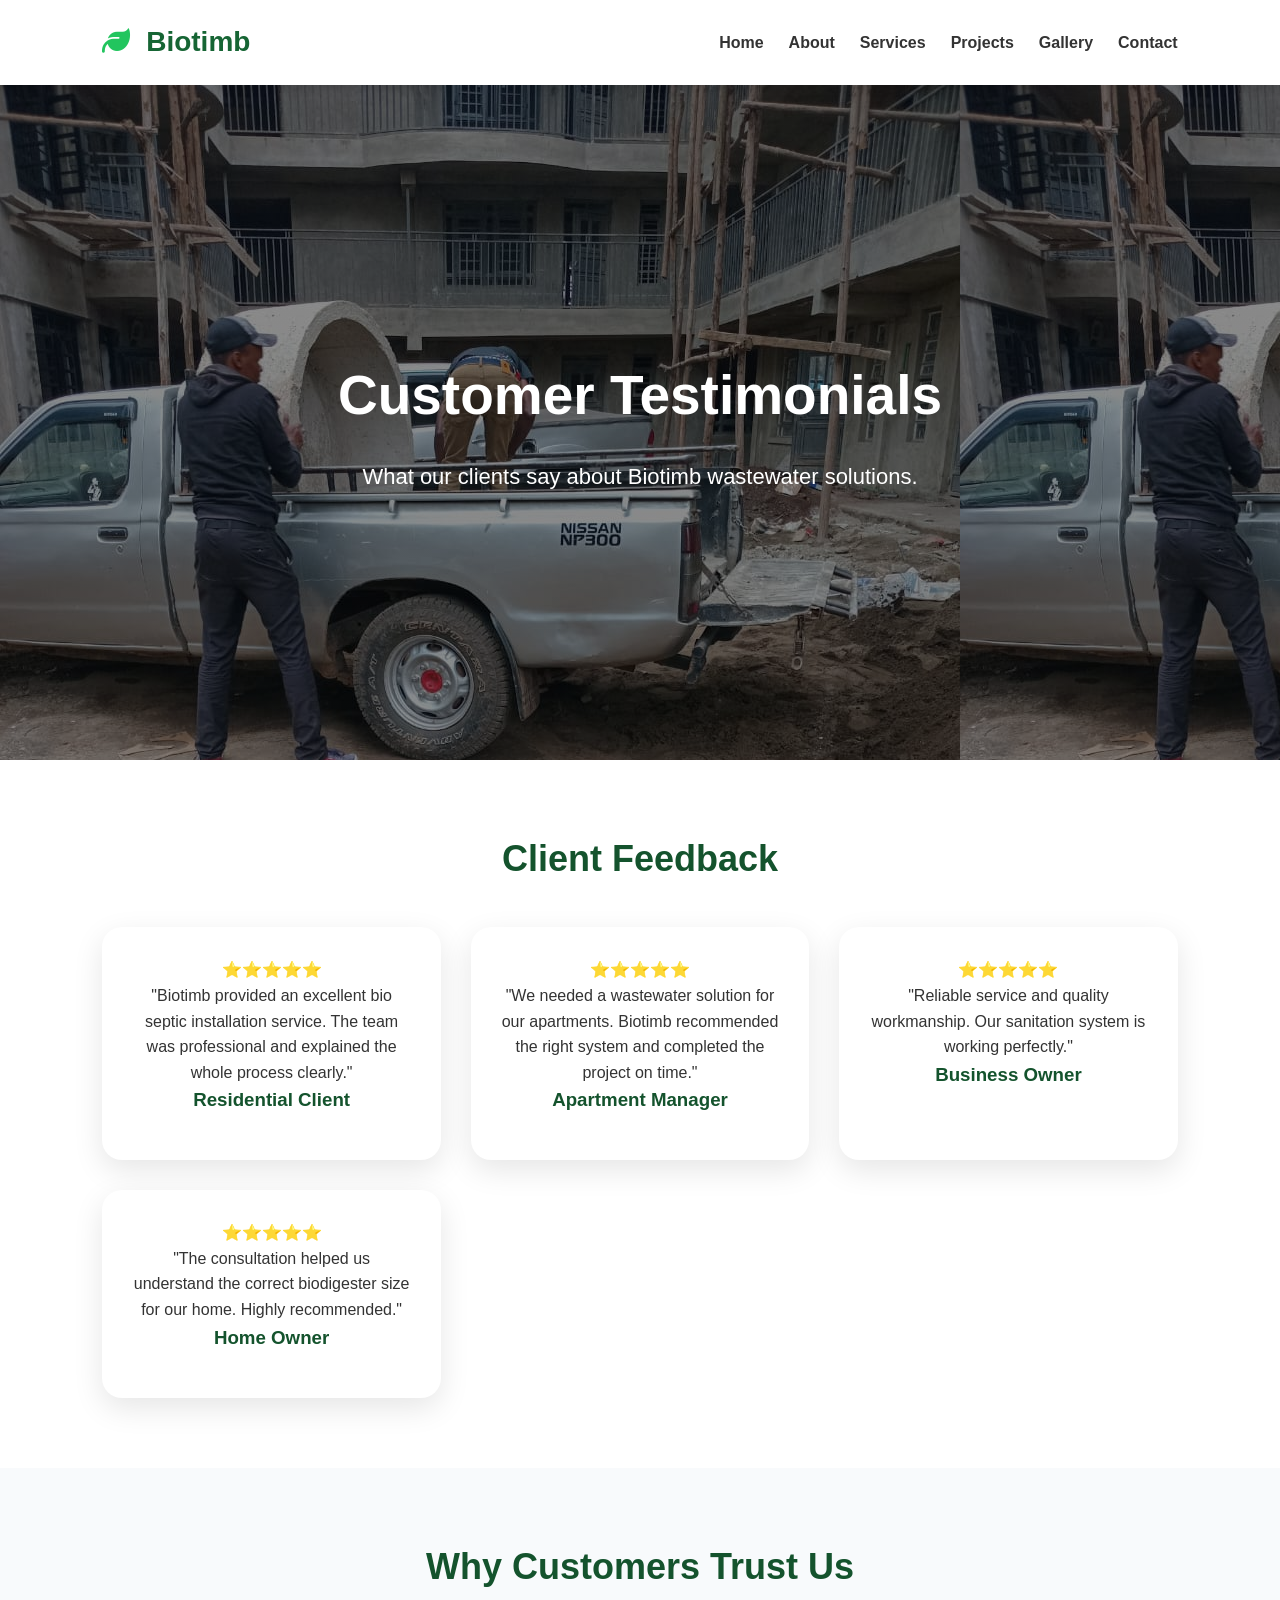
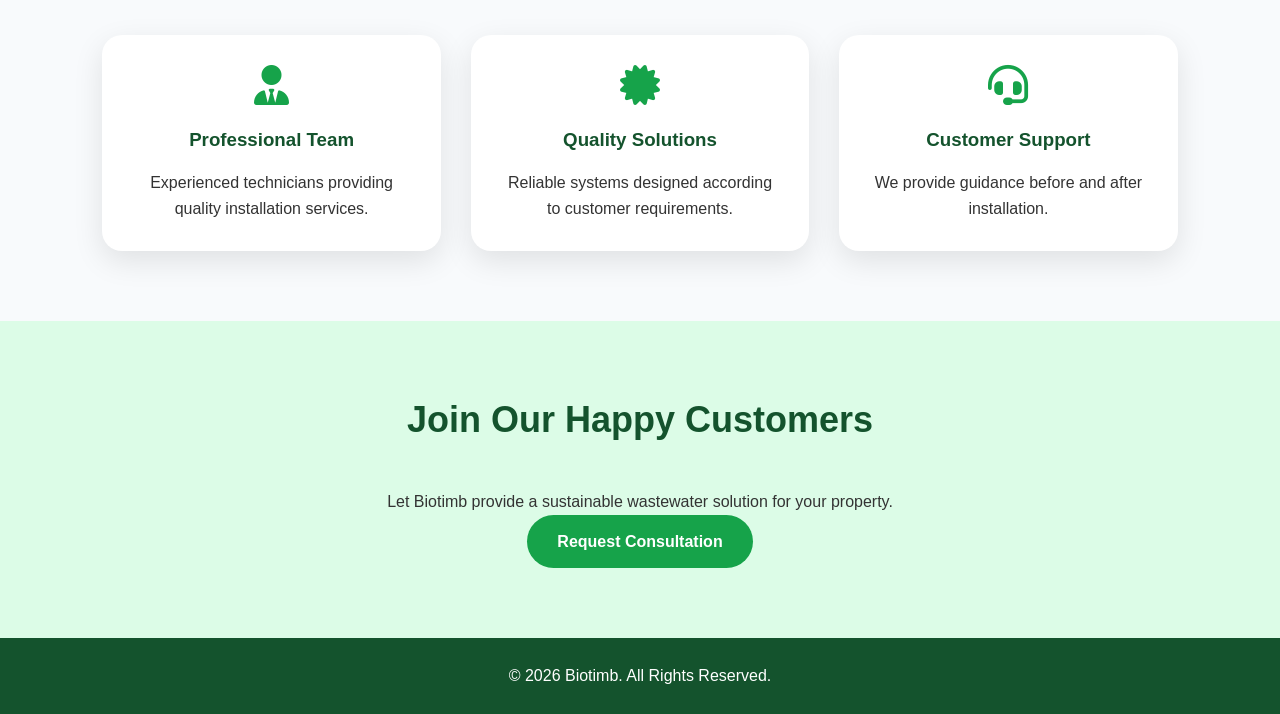
<file: testimonials.html>
<!DOCTYPE html>
<html lang="en">

<head>


<meta charset="UTF-8">


<meta name="viewport" content="width=device-width, initial-scale=1.0">



<title>

Biotimb Testimonials | Customer Reviews

</title>




<meta name="description" content="

Read customer reviews and experiences
with Biotimb bio septic and wastewater
solutions.

">



<link rel="stylesheet" href="css/style.css">



<link rel="stylesheet"
href="https://cdnjs.cloudflare.com/ajax/libs/font-awesome/6.5.2/css/all.min.css">



</head>





<body>





<!-- HEADER -->


<header>



<div class="logo">


<i class="fa-solid fa-leaf"></i>


Biotimb


</div>





<nav id="nav">


<a href="index.html">

Home

</a>



<a href="about.html">

About

</a>



<a href="services.html">

Services

</a>



<a href="projects.html">

Projects

</a>



<a href="gallery.html">

Gallery

</a>







<a href="contact.html">

Contact

</a>


</nav>





<div class="menu" id="menu">


<i class="fa-solid fa-bars"></i>


</div>



</header>









<!-- HERO -->


<section class="hero">


<div class="hero-content">


<h1>

Customer Testimonials

</h1>


<p>

What our clients say about Biotimb
wastewater solutions.

</p>



</div>


</section>









<!-- REVIEWS -->


<section>


<h2>

Client Feedback

</h2>





<div class="cards">







<!-- REVIEW 1 -->


<div class="card">


<div class="stars">

⭐⭐⭐⭐⭐

</div>



<p>

"Biotimb provided an excellent bio septic
installation service. The team was
professional and explained the whole
process clearly."

</p>



<h3>

Residential Client

</h3>



</div>









<!-- REVIEW 2 -->


<div class="card">


<div class="stars">

⭐⭐⭐⭐⭐

</div>



<p>

"We needed a wastewater solution for our
apartments. Biotimb recommended the
right system and completed the project
on time."

</p>



<h3>

Apartment Manager

</h3>



</div>









<!-- REVIEW 3 -->


<div class="card">


<div class="stars">

⭐⭐⭐⭐⭐

</div>



<p>

"Reliable service and quality workmanship.
Our sanitation system is working perfectly."

</p>



<h3>

Business Owner

</h3>



</div>









<!-- REVIEW 4 -->


<div class="card">


<div class="stars">

⭐⭐⭐⭐⭐

</div>



<p>

"The consultation helped us understand
the correct biodigester size for our home.
Highly recommended."

</p>



<h3>

Home Owner

</h3>



</div>







</div>


</section>









<!-- TRUST SECTION -->


<section class="process">


<h2>

Why Customers Trust Us

</h2>






<div class="cards">





<div class="card">


<i class="fa-solid fa-user-tie"></i>


<h3>

Professional Team

</h3>



<p>

Experienced technicians providing quality
installation services.

</p>


</div>







<div class="card">


<i class="fa-solid fa-certificate"></i>


<h3>

Quality Solutions

</h3>



<p>

Reliable systems designed according to
customer requirements.

</p>


</div>







<div class="card">


<i class="fa-solid fa-headset"></i>


<h3>

Customer Support

</h3>



<p>

We provide guidance before and after
installation.

</p>


</div>




</div>


</section>









<!-- REVIEW CTA -->


<section class="contact-preview">


<h2>

Join Our Happy Customers

</h2>




<p>

Let Biotimb provide a sustainable
wastewater solution for your property.

</p>




<a href="contact.html"
class="btn">

Request Consultation

</a>



</section>









<footer>


<p>

© 2026 Biotimb.
All Rights Reserved.

</p>


</footer>







<script src="js/script.js"></script>



</body>


</html>
</file>
<file: css/style.css>
/* =====================================
   BIOTIMB WEBSITE MAIN STYLES
===================================== */


/* RESET */

*{

margin:0;

padding:0;

box-sizing:border-box;

}



html{

scroll-behavior:smooth;

}



body{

font-family:
Arial,
Helvetica,
sans-serif;

line-height:1.6;

color:#333;

background:#ffffff;

}





/* =====================================
   HEADER
===================================== */


header{

display:flex;

justify-content:space-between;

align-items:center;

padding:20px 8%;

background:white;

position:sticky;

top:0;

z-index:1000;

box-shadow:
0 3px 10px rgba(0,0,0,.1);

}




.logo{

font-size:28px;

font-weight:bold;

color:#166534;

}




.logo i{

margin-right:8px;

color:#22c55e;

}





nav{

display:flex;

gap:25px;

}



nav a{

text-decoration:none;

color:#333;

font-weight:600;

transition:.3s;

}



nav a:hover{

color:#16a34a;

}




.menu{

display:none;

font-size:28px;

cursor:pointer;

}





/* =====================================
   HERO SECTION
===================================== */


.hero{

height:75vh;

background:

linear-gradient(
rgba(0,0,0,.45),
rgba(0,0,0,.45)
),

url("../images/WhatsApp\ Image\ 2026-07-27\ at\ 1.04.45\ PM\(1\).jpeg");




display:flex;

align-items:center;

justify-content:center;

text-align:center;

color:white;

}




.hero-content{

max-width:800px;

padding:20px;



}




.hero h1{

font-size:55px;

margin-bottom:20px;

}



.hero p{

font-size:22px;

}





.hero-buttons{

margin-top:30px;

display:flex;

justify-content:center;

gap:20px;

}







/* =====================================
   BUTTONS
===================================== */


.btn{

display:inline-block;

background:#16a34a;

color:white;

padding:14px 30px;

border-radius:30px;

text-decoration:none;

font-weight:bold;

transition:.3s;

}



.btn:hover{

background:#14532d;

transform:translateY(-3px);

}



.secondary{

background:white;

color:#166534;

}





button{

background:#16a34a;

color:white;

border:none;

padding:15px;

border-radius:30px;

cursor:pointer;

font-size:16px;

font-weight:bold;

}



button:hover{

background:#14532d;

}







/* =====================================
   SECTIONS
===================================== */


section{

padding:70px 8%;

}




h2{

text-align:center;

font-size:36px;

margin-bottom:40px;

color:#14532d;

}




.center{

text-align:center;

max-width:900px;

margin:auto;

font-size:18px;

}







/* =====================================
   CARDS
===================================== */


.cards{

display:grid;

grid-template-columns:

repeat(auto-fit,minmax(260px,1fr));

gap:30px;

}



.card{

background:white;

padding:30px;

border-radius:20px;

box-shadow:

0 10px 30px rgba(0,0,0,.1);

text-align:center;

transition:.3s;

}



.card:hover{

transform:translateY(-8px);

}



.card i{

font-size:40px;

color:#16a34a;

margin-bottom:20px;

}



.card h3{

color:#14532d;

margin-bottom:15px;

}





.card img{

width:100%;

height:230px;

object-fit:cover;

border-radius:15px;

margin-bottom:20px;

}







/* =====================================
   STATS
===================================== */


.stats{

display:grid;

grid-template-columns:

repeat(auto-fit,minmax(200px,1fr));

background:#f0fdf4;

text-align:center;

gap:20px;

}



.stats h2{

font-size:50px;

color:#16a34a;

margin:0;

}



.stats p{

font-size:18px;

font-weight:bold;

}







/* =====================================
   PROCESS FLOW
===================================== */


.process{

background:#f8fafc;

}



.process-flow{

display:flex;

justify-content:center;

flex-wrap:wrap;

gap:30px;

}



.process-flow div{

background:white;

padding:25px;

border-radius:20px;

width:170px;

text-align:center;

box-shadow:

0 5px 20px rgba(0,0,0,.1);

}



.process-flow i{

font-size:35px;

color:#16a34a;

margin-bottom:15px;

}







/* =====================================
   CONTACT PREVIEW
===================================== */


.contact-preview{

background:#dcfce7;

text-align:center;

}





/* =====================================
   GALLERY
===================================== */


.gallery-grid{

display:grid;

grid-template-columns:

repeat(auto-fit,minmax(280px,1fr));

gap:25px;

}



.gallery-item{

height:280px;

overflow:hidden;

border-radius:20px;

position:relative;

}



.gallery-item img{

width:100%;

height:100%;

object-fit:cover;

transition:.5s;

}



.gallery-item:hover img{

transform:scale(1.1);

}



.overlay{

position:absolute;

bottom:0;

left:0;

right:0;

padding:20px;

background:

linear-gradient(
transparent,
rgba(0,0,0,.8)
);

color:white;

font-weight:bold;

}







/* =====================================
   FORMS
===================================== */


form{

max-width:600px;

margin:auto;

display:flex;

flex-direction:column;

gap:15px;

}



input,
textarea,
select{

padding:15px;

border-radius:10px;

border:1px solid #ccc;

font-size:16px;

}



textarea{

height:150px;

}







/* =====================================
   WHATSAPP BUTTON
===================================== */


.whatsapp{

position:fixed;

bottom:25px;

right:25px;

width:60px;

height:60px;

background:#25D366;

color:white;

border-radius:50%;

display:flex;

align-items:center;

justify-content:center;

font-size:30px;

z-index:2000;

}







/* =====================================
   FOOTER
===================================== */


footer{

background:#14532d;

color:white;

text-align:center;

padding:25px;

}







/* =====================================
   MOBILE RESPONSIVE
===================================== */


@media(max-width:768px){



header{

padding:20px;

}



nav{

position:absolute;

top:80px;

left:0;

width:100%;

background:white;

display:none;

flex-direction:column;

padding:20px;

text-align:center;

}



nav.active{

display:flex;

}



.menu{

display:block;

}



.hero{

height:65vh;

}



.hero h1{

font-size:35px;

}



.hero p{

font-size:18px;

}



.hero-buttons{

flex-direction:column;

}



section{

padding:50px 5%;

}



h2{

font-size:30px;

}



.process-flow{

flex-direction:column;

align-items:center;

}

.hero-ca{

  max-width: 800px;
  padding: 20px;
  margin: 0 auto;
  text-align: center;
}

}
</file>
